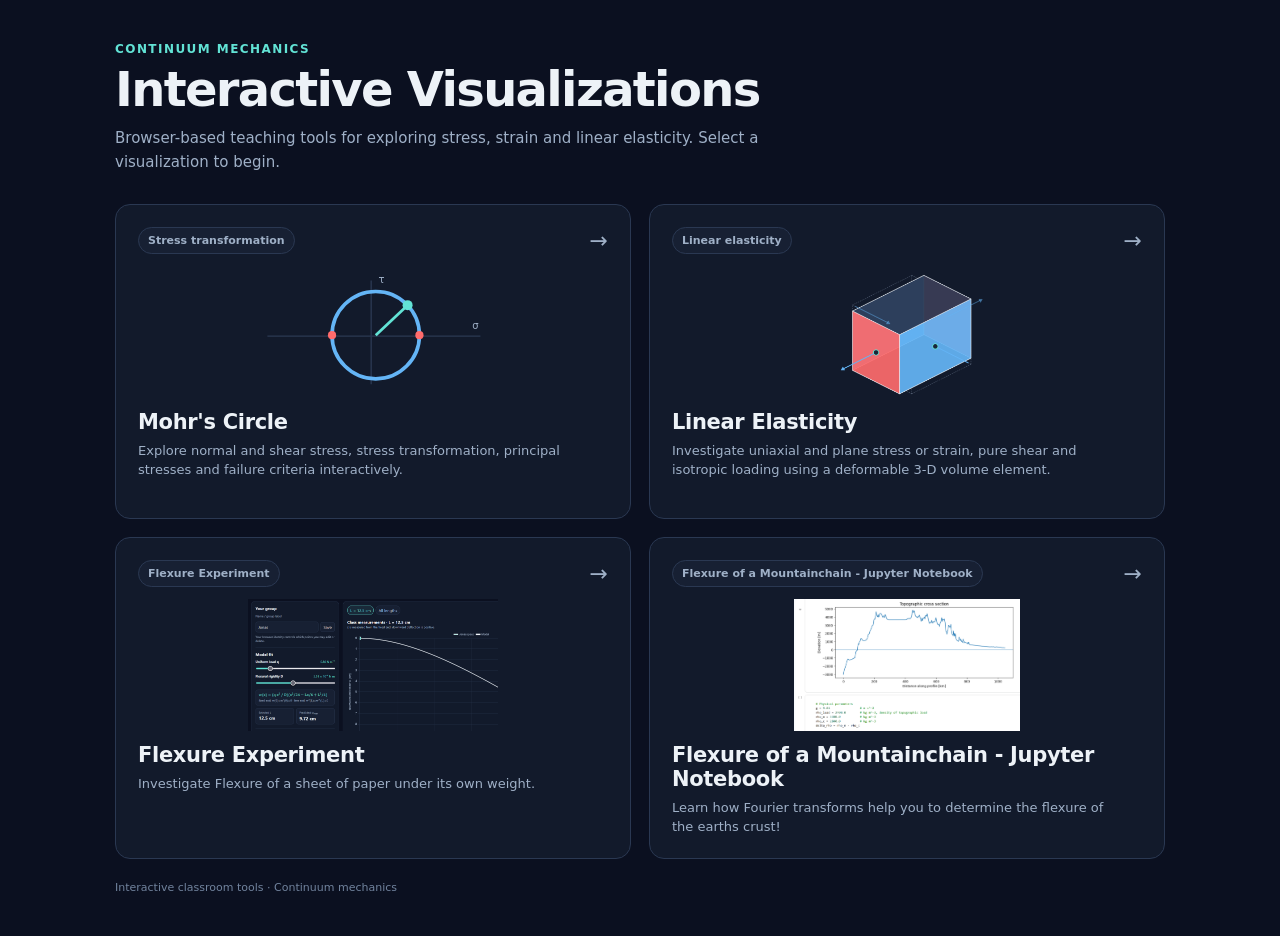
<file: index.html>
<!DOCTYPE html>
<html lang="en">
<head>
  <meta charset="UTF-8" />
  <meta name="viewport" content="width=device-width, initial-scale=1.0" />
  <meta name="theme-color" content="#0B1020" />
  <title>Continuum Mechanics — Interactive Visualizations</title>
  <style>
    :root {
      --bg: #0B1020;
      --panel: #121A2B;
      --panel2: #172033;
      --text: #EDF2F7;
      --muted: #9FB0C7;
      --grid: #2A3852;
      --blue: #64B5F6;
      --cyan: #62E3D5;
      --orange: #FFB86B;
      --red: #FF6B6B;
    }

    * { box-sizing: border-box; }

    html, body {
      margin: 0;
      min-height: 100%;
      background: var(--bg);
      color: var(--text);
      font-family: Inter, ui-sans-serif, system-ui, -apple-system, BlinkMacSystemFont,
                   "Segoe UI", sans-serif;
    }

    body {
      min-height: 100vh;
      display: flex;
      justify-content: center;
      align-items: center;
      padding: 42px 24px;
    }

    .page {
      width: min(1050px, 100%);
    }

    .header {
      margin-bottom: 30px;
    }
	.visual img {
		width: 100%;
		height: 100%;
		object-fit: contain;
	}
    .eyebrow {
      color: var(--cyan);
      font-size: 12px;
      font-weight: 750;
      letter-spacing: 0.12em;
      text-transform: uppercase;
      margin-bottom: 8px;
    }

    h1 {
      margin: 0;
      font-size: clamp(30px, 5vw, 48px);
      line-height: 1.05;
      letter-spacing: -0.035em;
      font-weight: 780;
    }

    .subtitle {
      color: var(--muted);
      font-size: 15px;
      line-height: 1.55;
      max-width: 650px;
      margin-top: 13px;
    }

    .grid {
      display: grid;
      grid-template-columns: repeat(2, minmax(0, 1fr));
      gap: 18px;
    }

    .card {
      position: relative;
      display: flex;
      flex-direction: column;
      min-height: 315px;
      padding: 22px;
      background: var(--panel);
      border: 1px solid var(--grid);
      border-radius: 15px;
      color: inherit;
      text-decoration: none;
      overflow: hidden;
      transition:
        transform 150ms ease,
        border-color 150ms ease,
        background 150ms ease,
        box-shadow 150ms ease;
    }

    .card:hover,
    .card:focus-visible {
      transform: translateY(-3px);
      border-color: var(--blue);
      background: var(--panel2);
      box-shadow: 0 16px 34px rgba(0, 0, 0, 0.24);
      outline: none;
    }

    .card-top {
      display: flex;
      justify-content: space-between;
      align-items: center;
      gap: 12px;
    }

    .tag {
      display: inline-flex;
      align-items: center;
      min-height: 27px;
      padding: 4px 9px;
      border-radius: 999px;
      background: var(--panel2);
      border: 1px solid var(--grid);
      color: var(--muted);
      font-size: 11px;
      font-weight: 650;
    }

    .arrow {
      color: var(--muted);
      font-size: 22px;
      transition: transform 150ms ease, color 150ms ease;
    }

    .card:hover .arrow,
    .card:focus-visible .arrow {
      color: var(--cyan);
      transform: translateX(3px);
    }

    .visual {
      height: 132px;
      display: flex;
      align-items: center;
      justify-content: center;
      margin: 12px 0 8px;
    }

    .visual svg {
      width: 100%;
      height: 100%;
      max-width: 270px;
      overflow: visible;
    }

    .card h2 {
      margin: 4px 0 7px;
      font-size: 21px;
      letter-spacing: -0.015em;
    }

    .card p {
      margin: 0;
      color: var(--muted);
      line-height: 1.48;
      font-size: 13px;
      max-width: 92%;
    }

    .footer {
      margin-top: 22px;
      color: #71839d;
      font-size: 11px;
    }

    @media (max-width: 720px) {
      body { align-items: flex-start; padding: 28px 16px; }
      .grid { grid-template-columns: 1fr; }
      .card { min-height: 285px; }
    }
  </style>
</head>

<body>
  <main class="page">
    <header class="header">
      <div class="eyebrow">Continuum Mechanics</div>
      <h1>Interactive Visualizations</h1>
      <div class="subtitle">
        Browser-based teaching tools for exploring stress, strain and linear elasticity.
        Select a visualization to begin.
      </div>
    </header>

    <section class="grid">

      <a class="card" href="mohr_circle.html">
        <div class="card-top">
          <span class="tag">Stress transformation</span>
          <span class="arrow">→</span>
        </div>

        <div class="visual">
          <svg viewBox="0 0 280 145" role="img" aria-label="Stylized Mohr circle">
            <line x1="24" y1="77" x2="258" y2="77"
                  stroke="#2A3852" stroke-width="1.5"/>
            <line x1="138" y1="16" x2="138" y2="130"
                  stroke="#2A3852" stroke-width="1.5"/>
            <circle cx="143" cy="76" r="48"
                    fill="none" stroke="#64B5F6" stroke-width="4"/>
            <line x1="143" y1="76" x2="178" y2="43"
                  stroke="#62E3D5" stroke-width="3"/>
            <circle cx="178" cy="43" r="5.5" fill="#62E3D5"/>
            <circle cx="95" cy="76" r="4.5" fill="#FF6B6B"/>
            <circle cx="191" cy="76" r="4.5" fill="#FF6B6B"/>
            <text x="249" y="69" fill="#9FB0C7" font-size="11">σ</text>
            <text x="146" y="19" fill="#9FB0C7" font-size="11">τ</text>
          </svg>
        </div>

        <h2>Mohr's Circle</h2>
        <p>
          Explore normal and shear stress, stress transformation, principal stresses
          and failure criteria interactively.
        </p>
      </a>

      <a class="card" href="linear_elasticity_visualizer.html">
        <div class="card-top">
          <span class="tag">Linear elasticity</span>
          <span class="arrow">→</span>
        </div>

		<div class="visual">
		  <img src="elasticity_preview.png"
			   alt="Linear elasticity visualization preview">
		</div>

        <h2>Linear Elasticity</h2>
        <p>
          Investigate uniaxial and plane stress or strain, pure shear and isotropic
          loading using a deformable 3-D volume element.
        </p>
      </a>
	  
	  <a class="card" href="flexure_classroom_app_v2/index.html">
        <div class="card-top">
          <span class="tag">Flexure Experiment</span>
          <span class="arrow">→</span>
        </div>

		<div class="visual">
		  <img src="flexure_experiment.png"
			   alt="Flexure Experiment preview">
		</div>

        <h2>Flexure Experiment</h2>
        <p>
          Investigate Flexure of a sheet of paper under its own weight.
        </p>
      </a>
	  
	  <a class="card" href="https://colab.research.google.com/github/JonasLiebsch/continuum-mechanics/blob/main/plate_flexure_fourier_class.ipynb">
        <div class="card-top">
          <span class="tag">Flexure of a Mountainchain - Jupyter Notebook</span>
          <span class="arrow">→</span>
        </div>

		<div class="visual">
		  <img src="flexure_notebook.png"
			   alt="Linear elasticity visualization preview">
		</div>

        <h2>Flexure of a Mountainchain - Jupyter Notebook</h2>
        <p>
          Learn how Fourier transforms help you to determine the flexure of the earths crust!
        </p>
      </a>

    </section>

    <div class="footer">
      Interactive classroom tools · Continuum mechanics
    </div>
  </main>
</body>
</html>
</file>
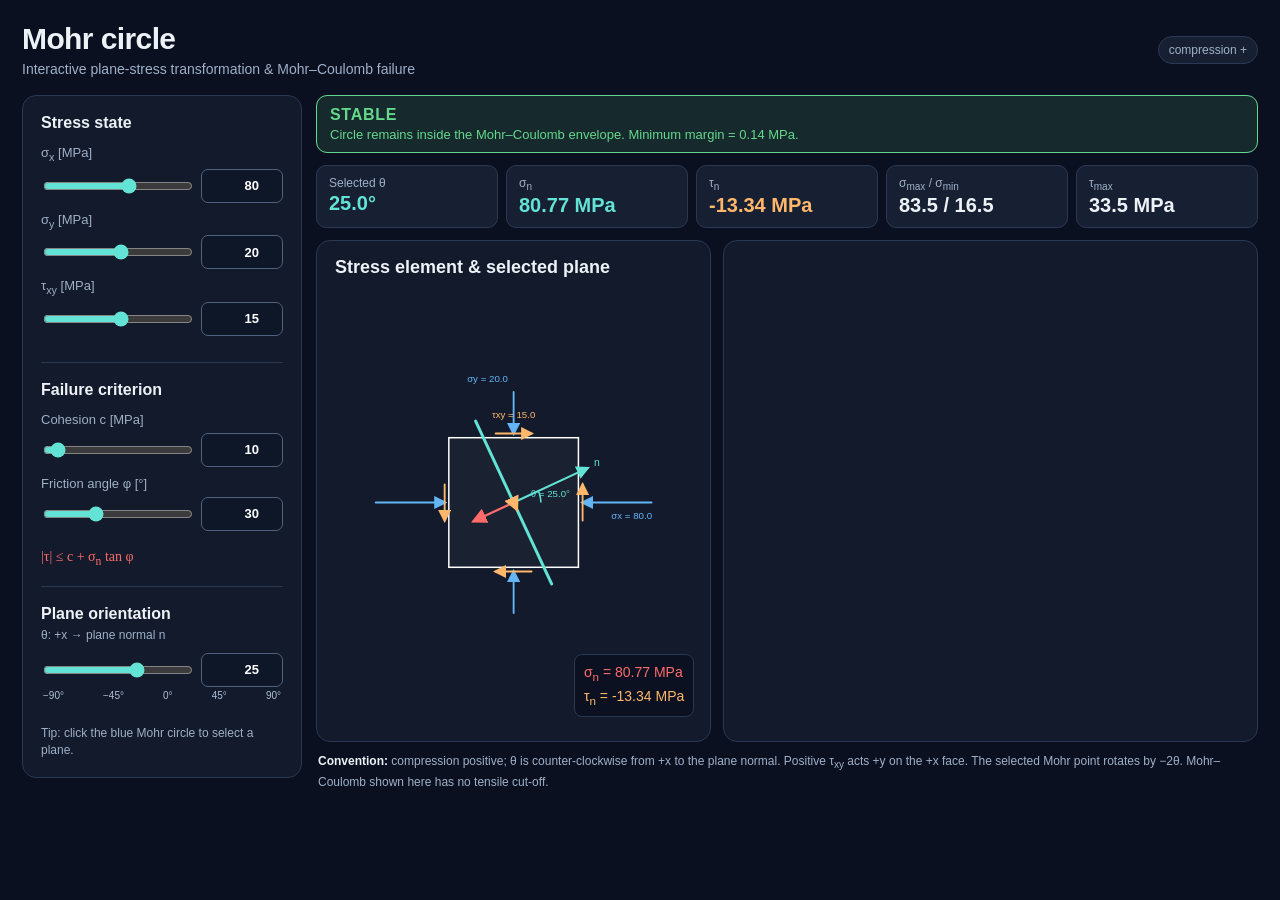
<file: mohr-circle.html>
<!doctype html>
<html lang="en">
<head>
  <meta charset="utf-8" />
  <meta name="viewport" content="width=device-width, initial-scale=1" />
  <title>Mohr Circle Classroom</title>
  <meta name="description" content="Interactive Mohr circle, stress transformation and Mohr-Coulomb failure envelope classroom visualization." />
  <script src="https://cdn.plot.ly/plotly-4.0.0.min.js" charset="utf-8"></script>
  <style>
    :root {
      --bg:#0B1020;
      --panel:#121A2B;
      --panel2:#172033;
      --text:#EDF2F7;
      --muted:#9FB0C7;
      --grid:#2A3852;
      --blue:#64B5F6;
      --cyan:#62E3D5;
      --orange:#FFB86B;
      --red:#FF6B6B;
      --green:#64D98B;
      --white:#FFFFFF;
    }

    * { box-sizing:border-box; }
    html { color-scheme:dark; background:var(--bg); }
    body {
      margin:0;
      min-height:100vh;
      background:var(--bg);
      color:var(--text);
      font-family:Inter,"Segoe UI",Arial,sans-serif;
    }
    button,input { font:inherit; }

    .page { padding:22px; max-width:1680px; margin:0 auto; }
    .header {
      display:flex; align-items:center; justify-content:space-between;
      gap:16px; margin-bottom:18px;
    }
    h1 { margin:0; font-size:30px; letter-spacing:-0.6px; }
    .subtitle { color:var(--muted); font-size:14px; margin-top:5px; }
    .pill {
      padding:6px 10px; border-radius:999px; background:var(--panel2);
      border:1px solid var(--grid); font-size:12px; color:var(--muted);
      white-space:nowrap;
    }

    .layout {
      display:grid; grid-template-columns:280px minmax(0,1fr);
      gap:14px; align-items:start;
    }
    .panel {
      background:var(--panel); border:1px solid var(--grid);
      border-radius:14px; padding:18px;
    }
    .controls { position:sticky; top:12px; }
    .section-title { font-weight:700; font-size:16px; margin-bottom:12px; }
    .section-sub { font-size:12px; color:var(--muted); margin:-7px 0 10px; }
    .divider { height:1px; background:var(--grid); margin:18px 0; }
    .criterion { margin-top:10px; font-family:"Cambria Math",serif; font-size:14px; color:var(--red); }
    .tip { font-size:12px; color:var(--muted); margin-top:16px; line-height:1.45; }

    .control { padding:1px 0 8px; }
    .control label { display:block; font-size:13px; color:var(--muted); margin-bottom:6px; }
    .control-row {
      display:grid; grid-template-columns:minmax(0,1fr) 82px;
      gap:10px; align-items:center; min-width:0;
    }
    input[type="range"] {
      width:100%; min-width:0; accent-color:var(--cyan); cursor:pointer;
    }
    .number-input {
      width:82px; height:34px; padding:5px 8px;
      border:1px solid #50617E; border-radius:7px;
      background:#0E1728; color:#fff; -webkit-text-fill-color:#fff;
      caret-color:#fff; opacity:1; font-weight:600; font-size:13px;
      text-align:right; color-scheme:dark;
    }
    .number-input:hover { border-color:#6D82A3; }
    .number-input:focus {
      outline:2px solid var(--cyan); outline-offset:1px;
      border-color:var(--cyan); background:#101C30;
    }
    .range-marks {
      display:flex; justify-content:space-between; color:#AFC0D7;
      font-size:10px; margin-top:3px; padding:0 2px;
    }

    .status {
      border-radius:11px; padding:10px 13px; margin-bottom:12px;
      transition:background .15s ease,border-color .15s ease,color .15s ease;
    }
    .status.stable { background:rgba(100,217,139,.12); border:1px solid var(--green); color:var(--green); }
    .status.failure { background:rgba(255,107,107,.14); border:1px solid var(--red); color:var(--red); }
    .status-title { font-weight:800; letter-spacing:.7px; }
    .status-detail { font-size:13px; margin-top:3px; }

    .metrics {
      display:grid; grid-template-columns:repeat(5,minmax(110px,1fr));
      gap:8px; margin:12px 0;
    }
    .metric {
      background:var(--panel2); border:1px solid var(--grid);
      border-radius:10px; padding:10px 12px; min-width:0;
    }
    .metric-label { font-size:12px; color:var(--muted); }
    .metric-value { font-size:20px; font-weight:650; margin-top:2px; white-space:nowrap; }

    .visuals {
      display:grid; grid-template-columns:minmax(340px,.85fr) minmax(460px,1.15fr);
      gap:12px;
    }
    .viz-card {
      min-width:0; background:var(--panel); border:1px solid var(--grid);
      border-radius:14px; overflow:hidden;
    }
    .viz-title { font-size:18px; font-weight:650; padding:16px 18px 0; }
    .element-wrap { position:relative; height:455px; padding:4px 10px 10px; }
    #stress-svg { width:100%; height:100%; display:block; }
    .selected-readout {
      position:absolute; right:16px; bottom:16px; background:rgba(11,16,32,.88);
      border:1px solid var(--grid); border-radius:8px; padding:7px 9px;
      font-size:14px; line-height:1.45; pointer-events:none;
    }
    #mohr-plot { height:500px; width:100%; }
    .convention {
      font-size:12px; color:var(--muted); line-height:1.5; padding:10px 2px 0;
    }
    .convention strong { color:var(--text); }

    @media (max-width:1100px) {
      .metrics { grid-template-columns:repeat(3,minmax(110px,1fr)); }
      .visuals { grid-template-columns:1fr; }
      .element-wrap { height:420px; }
    }
    @media (max-width:760px) {
      .page { padding:12px; }
      .header { align-items:flex-start; }
      .layout { grid-template-columns:1fr; }
      .controls { position:static; }
      .metrics { grid-template-columns:repeat(2,minmax(0,1fr)); }
      .metric-value { font-size:17px; }
      .element-wrap { height:380px; }
      #mohr-plot { height:500px; }
    }
    @media (max-width:420px) {
      .header { flex-direction:column; }
      .metrics { grid-template-columns:1fr 1fr; }
      .control-row { grid-template-columns:minmax(0,1fr) 78px; }
      .number-input { width:78px; }
    }
  </style>
</head>
<body>
  <main class="page">
    <header class="header">
      <div>
        <h1>Mohr circle</h1>
        <div class="subtitle">Interactive plane-stress transformation &amp; Mohr–Coulomb failure</div>
      </div>
      <div class="pill">compression +</div>
    </header>

    <div class="layout">
      <aside class="panel controls">
        <div class="section-title">Stress state</div>

        <div class="control">
          <label for="sx">σ<sub>x</sub> [MPa]</label>
          <div class="control-row">
            <input id="sx" type="range" min="-500" max="500" step="1" value="80" />
            <input id="sx-num" class="number-input" type="number" min="-500" max="500" step="1" value="80" />
          </div>
        </div>

        <div class="control">
          <label for="sy">σ<sub>y</sub> [MPa]</label>
          <div class="control-row">
            <input id="sy" type="range" min="-500" max="500" step="1" value="20" />
            <input id="sy-num" class="number-input" type="number" min="-500" max="500" step="1" value="20" />
          </div>
        </div>

        <div class="control">
          <label for="txy">τ<sub>xy</sub> [MPa]</label>
          <div class="control-row">
            <input id="txy" type="range" min="-300" max="300" step="1" value="15" />
            <input id="txy-num" class="number-input" type="number" min="-300" max="300" step="1" value="15" />
          </div>
        </div>

        <div class="divider"></div>
        <div class="section-title">Failure criterion</div>

        <div class="control">
          <label for="cohesion">Cohesion c [MPa]</label>
          <div class="control-row">
            <input id="cohesion" type="range" min="0" max="200" step="0.5" value="10" />
            <input id="cohesion-num" class="number-input" type="number" min="0" max="200" step="0.5" value="10" />
          </div>
        </div>

        <div class="control">
          <label for="phi">Friction angle φ [°]</label>
          <div class="control-row">
            <input id="phi" type="range" min="0" max="89" step="0.5" value="30" />
            <input id="phi-num" class="number-input" type="number" min="0" max="89" step="0.5" value="30" />
          </div>
        </div>

        <div class="criterion">|τ| ≤ c + σ<sub>n</sub> tan φ</div>

        <div class="divider"></div>
        <div class="section-title">Plane orientation</div>
        <div class="section-sub">θ: +x → plane normal n</div>

        <div class="control">
          <div class="control-row">
            <input id="theta" type="range" min="-90" max="90" step="0.5" value="25" aria-label="Plane angle theta" />
            <input id="theta-num" class="number-input" type="number" min="-90" max="90" step="0.5" value="25" aria-label="Plane angle theta numeric input" />
          </div>
          <div class="range-marks"><span>−90°</span><span>−45°</span><span>0°</span><span>45°</span><span>90°</span></div>
        </div>

        <div class="tip">Tip: click the blue Mohr circle to select a plane.</div>
      </aside>

      <section style="min-width:0">
        <div id="status" class="status stable">
          <div id="status-title" class="status-title">STABLE</div>
          <div id="status-detail" class="status-detail"></div>
        </div>

        <div class="metrics">
          <div class="metric"><div class="metric-label">Selected θ</div><div id="metric-theta" class="metric-value" style="color:var(--cyan)"></div></div>
          <div class="metric"><div class="metric-label">σ<sub>n</sub></div><div id="metric-sn" class="metric-value" style="color:var(--cyan)"></div></div>
          <div class="metric"><div class="metric-label">τ<sub>n</sub></div><div id="metric-tn" class="metric-value" style="color:var(--orange)"></div></div>
          <div class="metric"><div class="metric-label">σ<sub>max</sub> / σ<sub>min</sub></div><div id="metric-principal" class="metric-value"></div></div>
          <div class="metric"><div class="metric-label">τ<sub>max</sub></div><div id="metric-tmax" class="metric-value"></div></div>
        </div>

        <div class="visuals">
          <div class="viz-card">
            <div class="viz-title">Stress element &amp; selected plane</div>
            <div class="element-wrap">
              <svg id="stress-svg" viewBox="0 0 500 500" role="img" aria-label="Stress element showing sigma x, sigma y, tau xy and selected plane">
                <defs>
                  <marker id="arrow-blue" viewBox="0 0 10 10" refX="8" refY="5" markerWidth="7" markerHeight="7" orient="auto-start-reverse"><path d="M0 0 L10 5 L0 10 Z" fill="#64B5F6"/></marker>
                  <marker id="arrow-cyan" viewBox="0 0 10 10" refX="8" refY="5" markerWidth="7" markerHeight="7" orient="auto-start-reverse"><path d="M0 0 L10 5 L0 10 Z" fill="#62E3D5"/></marker>
                  <marker id="arrow-orange" viewBox="0 0 10 10" refX="8" refY="5" markerWidth="7" markerHeight="7" orient="auto-start-reverse"><path d="M0 0 L10 5 L0 10 Z" fill="#FFB86B"/></marker>
                  <marker id="arrow-red" viewBox="0 0 10 10" refX="8" refY="5" markerWidth="7" markerHeight="7" orient="auto-start-reverse"><path d="M0 0 L10 5 L0 10 Z" fill="#FF6B6B"/></marker>
                </defs>
                <rect x="163.2" y="163.2" width="173.6" height="173.6" fill="rgba(255,255,255,0.035)" stroke="#FFFFFF" stroke-width="2"/>
                <g id="stress-dynamic"></g>
              </svg>
              <div class="selected-readout">
                <div id="readout-sn" style="color:var(--red)"></div>
                <div id="readout-tn" style="color:var(--orange)"></div>
              </div>
            </div>
          </div>

          <div class="viz-card">
            <div id="mohr-plot" aria-label="Mohr circle and failure envelope"></div>
          </div>
        </div>

        <div class="convention"><strong>Convention:</strong> compression positive; θ is counter-clockwise from +x to the plane normal. Positive τ<sub>xy</sub> acts +y on the +x face. The selected Mohr point rotates by −2θ. Mohr–Coulomb shown here has no tensile cut-off.</div>
      </section>
    </div>
  </main>

  <script>
    (() => {
      'use strict';

      const COLORS = {
        bg:'#0B1020', panel:'#121A2B', panel2:'#172033', text:'#EDF2F7', muted:'#9FB0C7',
        grid:'#2A3852', blue:'#64B5F6', cyan:'#62E3D5', orange:'#FFB86B', red:'#FF6B6B',
        green:'#64D98B', white:'#FFFFFF'
      };
      const RAD = Math.PI / 180;
      const ids = ['sx','sy','txy','cohesion','phi','theta'];
      const state = { sx:80, sy:20, txy:15, cohesion:10, phi:30, theta:25 };
      let plotReady = false;
      let framePending = false;

      const $ = id => document.getElementById(id);
      const clamp = (v, lo, hi) => Math.min(hi, Math.max(lo, v));
      const fmt = (v, digits=1) => Number(v).toFixed(digits);

      function transformedStress(thetaDeg) {
        const th = thetaDeg * RAD;
        const avg = 0.5 * (state.sx + state.sy);
        const diff = 0.5 * (state.sx - state.sy);
        return {
          sn: avg + diff * Math.cos(2*th) + state.txy * Math.sin(2*th),
          tn: -diff * Math.sin(2*th) + state.txy * Math.cos(2*th)
        };
      }

      function circleProperties() {
        const center = 0.5 * (state.sx + state.sy);
        const diff = 0.5 * (state.sx - state.sy);
        const radius = Math.hypot(diff, state.txy);
        return { center, diff, radius, smax:center+radius, smin:center-radius };
      }

      function failureState() {
        const {center, diff, radius} = circleProperties();
        const ph = state.phi * RAD;
        const slope = Math.tan(ph);
        const margin = state.cohesion + center*slope - radius/Math.cos(ph);

        if (radius < 1e-12) {
          return { fails:margin<=0, margin, theta:0, sn:center, tau:0 };
        }
        const alpha0 = Math.atan2(state.txy, diff);
        const alphaCrit = Math.PI/2 + ph;
        let theta = 0.5*(alpha0-alphaCrit)/RAD;
        theta = ((theta+90)%180+180)%180-90;
        return {
          fails:margin<=0,
          margin,
          theta,
          sn:center-radius*Math.sin(ph),
          tau:radius*Math.cos(ph)
        };
      }

      function svgLine(x0,y0,x1,y1,color,width=2.5,marker=true) {
        const markerId = color === COLORS.blue ? 'arrow-blue' : color === COLORS.cyan ? 'arrow-cyan' : color === COLORS.red ? 'arrow-red' : 'arrow-orange';
        return `<line x1="${px(x0)}" y1="${py(y0)}" x2="${px(x1)}" y2="${py(y1)}" stroke="${color}" stroke-width="${width}" stroke-linecap="round" ${marker ? `marker-end="url(#${markerId})"` : ''}/>`;
      }
      function svgText(x,y,text,color,size=13,anchor='middle') {
        return `<text x="${px(x)}" y="${py(y)}" fill="${color}" font-size="${size}" text-anchor="${anchor}" dominant-baseline="middle" font-family="Inter, Segoe UI, Arial">${text}</text>`;
      }
      function px(x) { return 250 + 140*x; }
      function py(y) { return 250 - 140*y; }

      function stressElementHTML(sn,tn) {
        const maxStress = Math.max(Math.abs(state.sx),Math.abs(state.sy),Math.abs(state.txy),1);
        const sx = state.sx, sy = state.sy, txy = state.txy;
        let h = '';

        const lx = 0.35 + 0.35*Math.abs(sx)/maxStress;
        const ly = 0.35 + 0.35*Math.abs(sy)/maxStress;
        if (sx >= 0) {
          h += svgLine(0.62+lx,0,0.66,0,COLORS.blue);
          h += svgLine(-0.62-lx,0,-0.66,0,COLORS.blue);
        } else {
          h += svgLine(0.66,0,0.62+lx,0,COLORS.blue);
          h += svgLine(-0.66,0,-0.62-lx,0,COLORS.blue);
        }
        h += svgText(1.13,-0.13,`σx = ${Number(sx).toFixed(1)}`,COLORS.blue,13,'middle');

        if (sy >= 0) {
          h += svgLine(0,0.62+ly,0,0.66,COLORS.blue);
          h += svgLine(0,-0.62-ly,0,-0.66,COLORS.blue);
        } else {
          h += svgLine(0,0.66,0,0.62+ly,COLORS.blue);
          h += svgLine(0,-0.66,0,-0.62-ly,COLORS.blue);
        }
        h += svgText(-0.25,1.18,`σy = ${Number(sy).toFixed(1)}`,COLORS.blue,13,'middle');

        const shearSign = txy >= 0 ? 1 : -1;
        const lt = 0.28 + 0.34*Math.abs(txy)/maxStress;
        h += svgLine(0.66,-shearSign*lt/2,0.66,shearSign*lt/2,COLORS.orange);
        h += svgLine(-0.66,shearSign*lt/2,-0.66,-shearSign*lt/2,COLORS.orange);
        h += svgLine(-shearSign*lt/2,0.66,shearSign*lt/2,0.66,COLORS.orange);
        h += svgLine(shearSign*lt/2,-0.66,-shearSign*lt/2,-0.66,COLORS.orange);
        h += svgText(0,0.83,`τxy = ${Number(txy).toFixed(1)}`,COLORS.orange,13,'middle');

        const th = state.theta*RAD;
        const nx = Math.cos(th), ny = Math.sin(th);
        const mx = -Math.sin(th), my = Math.cos(th);
        h += svgLine(-0.86*mx,-0.86*my,0.86*mx,0.86*my,COLORS.cyan,4,false);
        h += svgLine(0,0,0.78*nx,0.78*ny,COLORS.cyan,2.6,true);
        h += svgText(0.88*nx,0.88*ny,'n',COLORS.cyan,14,'middle');

        const localScale = Math.max(Math.abs(sn),Math.abs(tn),maxStress,1);
        const ln = 0.42*Math.abs(sn)/localScale;
        const lt2 = 0.42*Math.abs(tn)/localScale;
        if (Math.abs(sn)>1e-12) {
          const s = sn>=0 ? 1 : -1;
          h += svgLine(0,0,-s*nx*ln,-s*ny*ln,COLORS.red,3,true);
        }
        if (Math.abs(tn)>1e-12) {
          const s = tn>=0 ? 1 : -1;
          h += svgLine(0,0,s*mx*lt2,s*my*lt2,COLORS.orange,3,true);
        }

        const arcR = 0.26;
        const steps = 32;
        let d = '';
        for (let i=0;i<=steps;i++) {
          const a = th*i/steps;
          const x = px(arcR*Math.cos(a)), y = py(arcR*Math.sin(a));
          d += (i===0 ? `M${x},${y}` : ` L${x},${y}`);
        }
        h += `<path d="${d}" fill="none" stroke="${COLORS.cyan}" stroke-width="2"/>`;
        const mid = .5*th;
        h += svgText(.36*Math.cos(mid),.36*Math.sin(mid),`θ = ${state.theta.toFixed(1)}°`,COLORS.cyan,13,'middle');
        return h;
      }

      function buildMohrData() {
        const {center,diff,radius,smax,smin} = circleProperties();
        const selected = transformedStress(state.theta);
        const crit = failureState();
        const thetaGrid = [], circleX = [], circleY = [];
        for (let i=0;i<=180;i++) {
          const td = -90+i;
          const v = transformedStress(td);
          thetaGrid.push(td); circleX.push(v.sn); circleY.push(v.tn);
        }

        const span = Math.max(2*radius,Math.abs(smax),Math.abs(smin),Math.abs(state.cohesion),10);
        const xMin = Math.min(smin-.18*span,-.12*span);
        const xMax = Math.max(smax+.18*span,.35*span);
        const slope = Math.tan(state.phi*RAD);
        const envX = [xMin,xMax];
        const envY = [state.cohesion+xMin*slope,state.cohesion+xMax*slope];
        const yExtent = Math.max(radius*1.35,Math.max(Math.abs(envY[0]),Math.abs(envY[1]))*1.05,Math.abs(state.txy)*1.4,5);

        const arcX=[], arcY=[];
        let annotation=[];
        if (radius>1e-12) {
          const a0=Math.atan2(state.txy,diff);
          const a1=a0-2*state.theta*RAD;
          const arcR=.28*radius;
          for (let i=0;i<=30;i++) {
            const a=a0+(a1-a0)*i/30;
            arcX.push(center+arcR*Math.cos(a)); arcY.push(arcR*Math.sin(a));
          }
          const am=.5*(a0+a1);
          annotation=[{
            x:center+.38*radius*Math.cos(am), y:.38*radius*Math.sin(am), text:'−2θ',
            showarrow:false, font:{color:COLORS.cyan,size:13}, bgcolor:'rgba(11,16,32,.72)', borderpad:2
          }];
        }

        const data = [
          {x:envX,y:envY,mode:'lines',name:'Mohr–Coulomb',line:{color:COLORS.red,width:2.5,dash:'dash'},hovertemplate:'Failure envelope<br>σn=%{x:.2f}<br>τf=%{y:.2f}<extra></extra>'},
          {x:envX,y:envY.map(v=>-v),mode:'lines',showlegend:false,line:{color:COLORS.red,width:2.5,dash:'dash'},hovertemplate:'Failure envelope<br>σn=%{x:.2f}<br>τf=%{y:.2f}<extra></extra>'},
          {x:circleX,y:circleY,mode:'lines',name:'Mohr circle',customdata:thetaGrid,line:{color:COLORS.blue,width:4},hovertemplate:'θ=%{customdata:.1f}°<br>σn=%{x:.2f}<br>τn=%{y:.2f}<extra>click to select</extra>'},
          {x:[state.sx,state.sy],y:[state.txy,-state.txy],mode:'markers+text',text:['x-face','y-face'],textposition:['top right','bottom left'],marker:{size:9,color:COLORS.white,line:{color:COLORS.bg,width:1}},name:'Original faces',hovertemplate:'%{text}<br>σ=%{x:.2f}<br>τ=%{y:.2f}<extra></extra>'},
          {x:[center,selected.sn],y:[0,selected.tn],mode:'lines',line:{color:COLORS.cyan,width:2},hoverinfo:'skip',showlegend:false},
          {x:[selected.sn],y:[selected.tn],mode:'markers',marker:{size:13,color:COLORS.cyan,line:{color:COLORS.white,width:1}},name:'Selected plane',hovertemplate:`θ=${state.theta.toFixed(1)}°<br>σn=%{x:.2f}<br>τn=%{y:.2f}<extra></extra>`},
          {x:[crit.sn],y:[crit.tau],mode:'markers',marker:{size:11,symbol:'diamond',color:COLORS.red},name:'Critical plane',hovertemplate:`critical θ=${crit.theta.toFixed(1)}°<br>σn=%{x:.2f}<br>τ=%{y:.2f}<extra></extra>`},
          {x:[smin,center,smax],y:[0,0,0],mode:'markers+text',text:['σmin','C','σmax'],textposition:'bottom center',marker:{size:[8,7,8],color:[COLORS.white,COLORS.muted,COLORS.white]},hovertemplate:'%{text}: %{x:.2f}<extra></extra>',showlegend:false},
          {x:arcX,y:arcY,mode:'lines',line:{color:COLORS.cyan,width:2},hoverinfo:'skip',showlegend:false}
        ];

        const layout = {
          title:{text:'Mohr circle & failure envelope',x:.03,xanchor:'left',font:{size:18,color:COLORS.text}},
          paper_bgcolor:COLORS.panel, plot_bgcolor:COLORS.panel,
          font:{color:COLORS.text,family:'Inter, Segoe UI, Arial'},
          margin:{l:62,r:25,t:56,b:140},
          xaxis:{title:'Normal stress σn [MPa]',range:[xMin,xMax],gridcolor:COLORS.grid,zeroline:false},
          yaxis:{title:'Shear stress τ [MPa]',range:[-yExtent,yExtent],gridcolor:COLORS.grid,zeroline:false,scaleanchor:'x',scaleratio:1},
          legend:{orientation:'h',yanchor:'top',y:-.24,xanchor:'center',x:.5,title:{text:''}},
          hovermode:'closest',clickmode:'event',annotations:annotation,
          shapes:[
            {type:'line',x0:xMin,x1:xMax,y0:0,y1:0,line:{width:1,color:COLORS.grid}},
            {type:'line',x0:0,x1:0,y0:-yExtent,y1:yExtent,line:{width:1,color:COLORS.grid}}
          ],
          uirevision:'mohr-static-page'
        };
        return {data,layout,selected,crit,radius,smax,smin};
      }

      function updateUI() {
        framePending = false;
        const selected = transformedStress(state.theta);
        const crit = failureState();
        const props = circleProperties();

        $('stress-dynamic').innerHTML = stressElementHTML(selected.sn,selected.tn);
        $('readout-sn').innerHTML = `σ<sub>n</sub> = ${selected.sn.toFixed(2)} MPa`;
        $('readout-tn').innerHTML = `τ<sub>n</sub> = ${selected.tn.toFixed(2)} MPa`;

        $('metric-theta').textContent = `${state.theta.toFixed(1)}°`;
        $('metric-sn').textContent = `${selected.sn.toFixed(2)} MPa`;
        $('metric-tn').textContent = `${selected.tn.toFixed(2)} MPa`;
        $('metric-principal').textContent = `${props.smax.toFixed(1)} / ${props.smin.toFixed(1)}`;
        $('metric-tmax').textContent = `${props.radius.toFixed(1)} MPa`;

        const status = $('status');
        status.className = `status ${crit.fails ? 'failure' : 'stable'}`;
        $('status-title').textContent = crit.fails ? 'FAILURE' : 'STABLE';
        $('status-detail').textContent = crit.fails
          ? `Mohr circle reaches/exceeds the envelope. Minimum margin = ${crit.margin.toFixed(2)} MPa near θ = ${crit.theta.toFixed(1)}°.`
          : `Circle remains inside the Mohr–Coulomb envelope. Minimum margin = ${crit.margin.toFixed(2)} MPa.`;

        const mohr = buildMohrData();
        if (!plotReady) {
          Plotly.newPlot('mohr-plot',mohr.data,mohr.layout,{displaylogo:false,scrollZoom:false,responsive:true,modeBarButtonsToRemove:['lasso2d','select2d']}).then(() => {
            plotReady = true;
            const plot = $('mohr-plot');
            plot.on('plotly_click', ev => {
              if (!ev || !ev.points || !ev.points.length) return;
              const p = ev.points[0];
              if (p.curveNumber !== 2 || p.customdata === undefined || p.customdata === null) return;
              const theta = clamp(Math.round(Number(p.customdata)*2)/2,-90,90);
              state.theta = theta;
              $('theta').value = theta;
              $('theta-num').value = theta;
              scheduleUpdate();
            });
          });
        } else {
          Plotly.react('mohr-plot',mohr.data,mohr.layout,{displaylogo:false,scrollZoom:false,responsive:true,modeBarButtonsToRemove:['lasso2d','select2d']});
        }
      }

      function scheduleUpdate() {
        if (framePending) return;
        framePending = true;
        requestAnimationFrame(updateUI);
      }

      function bindControl(id, lo, hi) {
        const slider = $(id);
        const number = $(`${id}-num`);
        const set = raw => {
          let v = Number(raw);
          if (!Number.isFinite(v)) return;
          v = clamp(v,lo,hi);
          state[id] = v;
          slider.value = v;
          number.value = v;
          scheduleUpdate();
        };
        slider.addEventListener('input', () => set(slider.value));
        number.addEventListener('input', () => set(number.value));
        number.addEventListener('change', () => set(number.value));
      }

      bindControl('sx',-500,500);
      bindControl('sy',-500,500);
      bindControl('txy',-300,300);
      bindControl('cohesion',0,200);
      bindControl('phi',0,89);
      bindControl('theta',-90,90);

      updateUI();
    })();
  </script>
</body>
</html>
</file>
